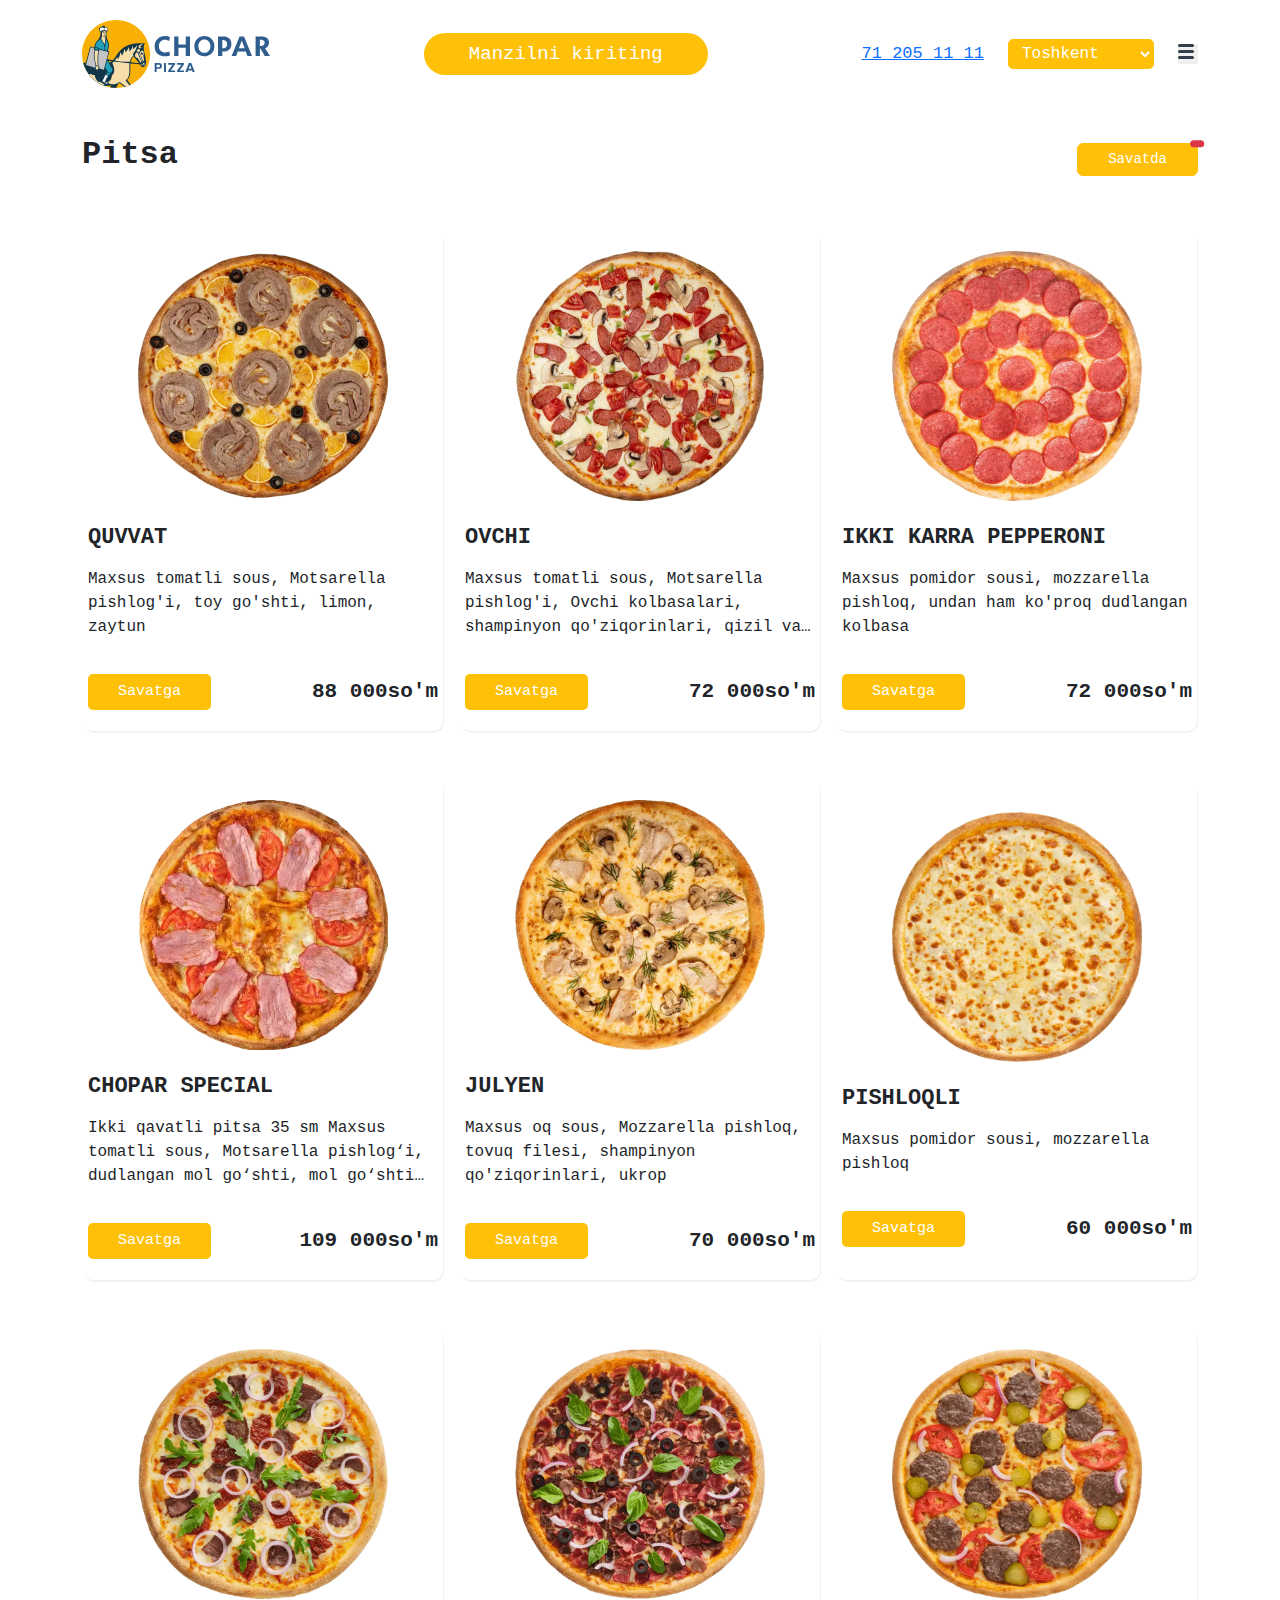
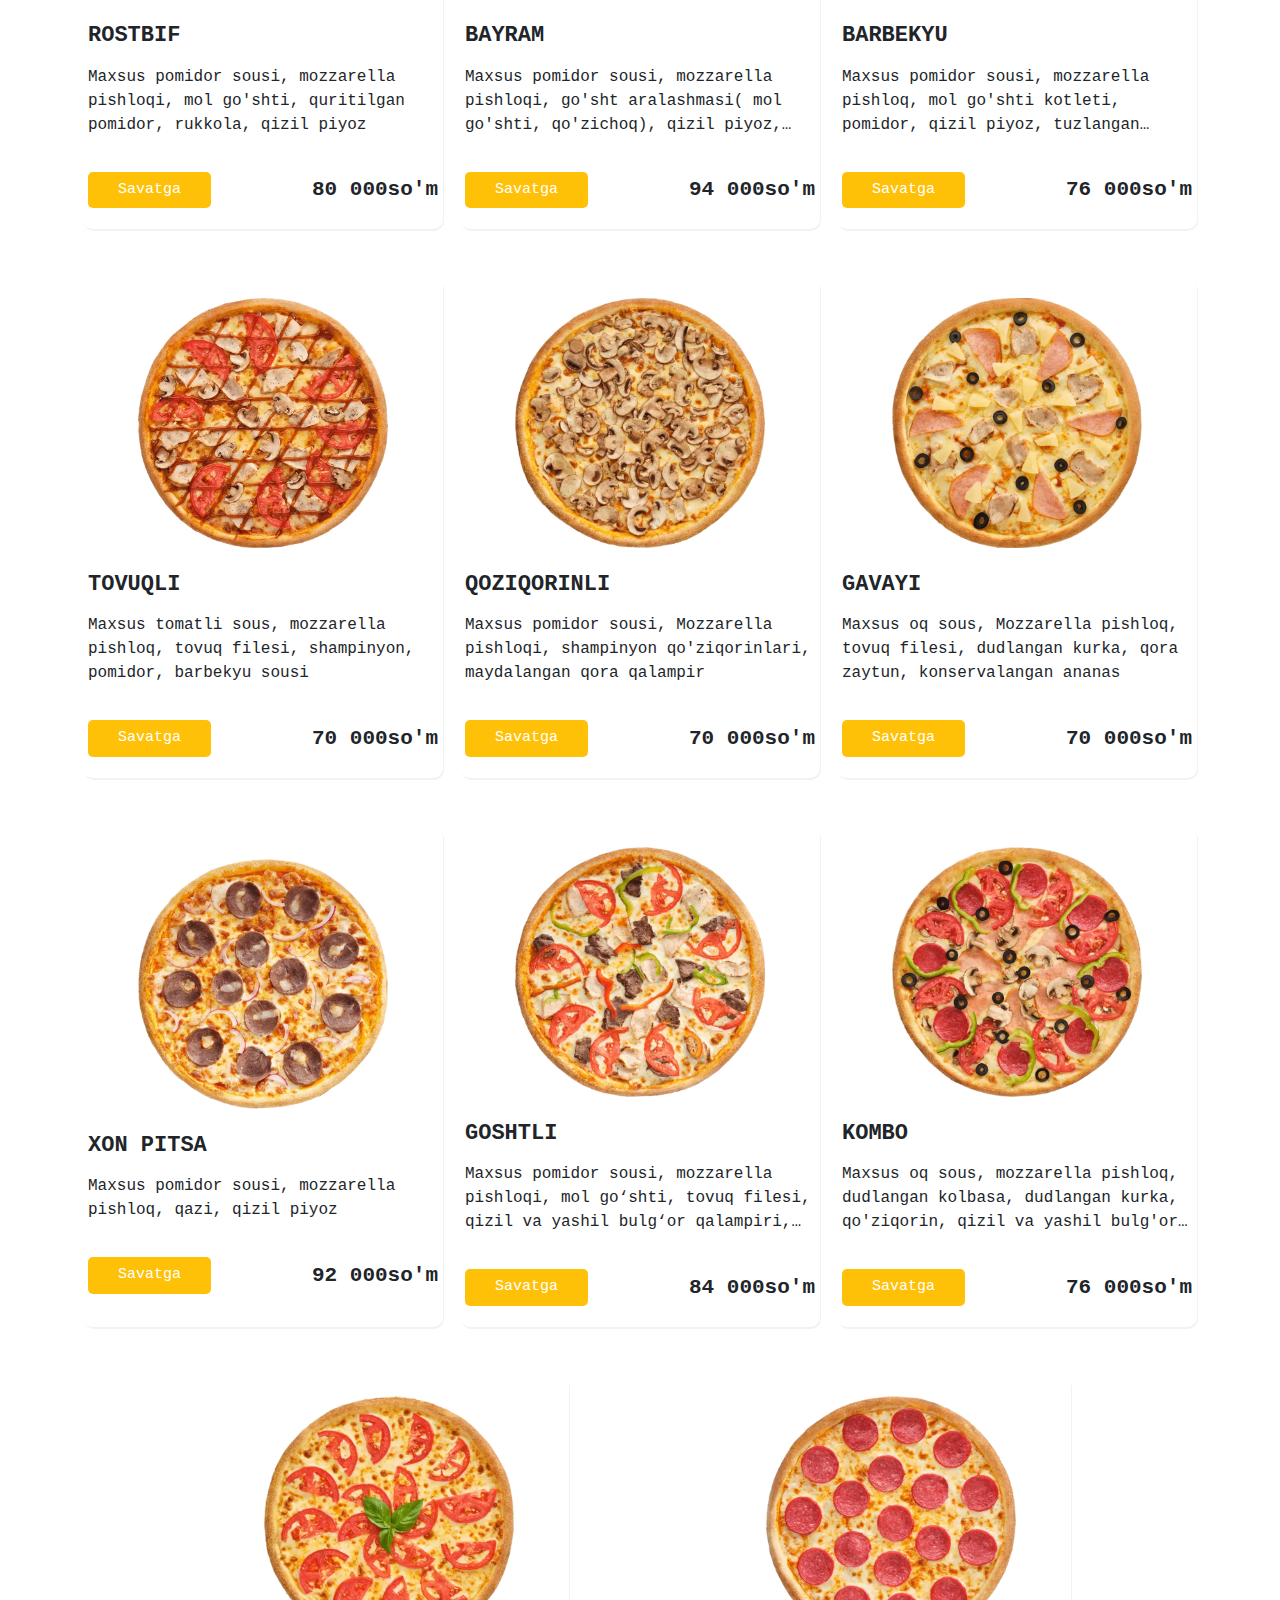
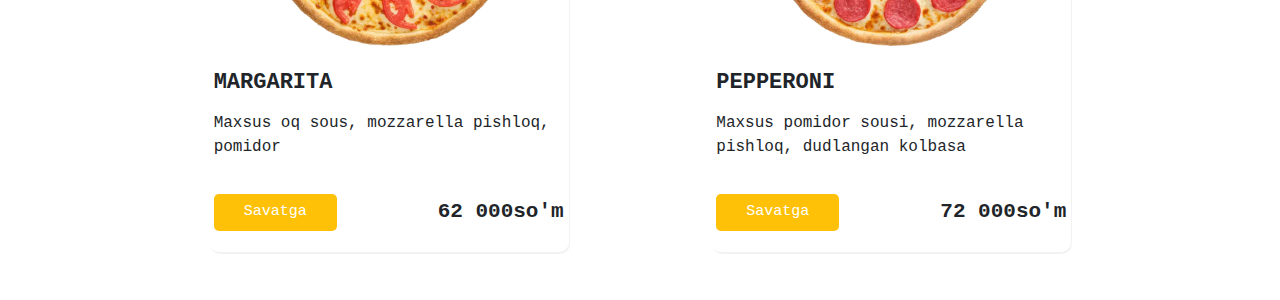
<file: index.html>
<!DOCTYPE html>
<html lang="en">
<head>
    <meta charset="UTF-8">
    <meta http-equiv="X-UA-Compatible" content="IE=edge">
    <meta name="viewport" content="width=device-width, initial-scale=1.0">
    <title>Chopar pizza</title>
    <link rel="stylesheet" href="./css/bootstrap.min.css">
    <link rel="stylesheet" href="./css/main.css">
</head>
<body>
    
    <!--   Header start   -->
    <header class="site-header position-relative">
        <div class="container">
            <div class="site-header__wrapper d-flex align-items-center justify-content-between">
                <a class="logo-link" href="./index.html">
                    <img class="logo-img" src="./images/site-logo.svg"
                    width="150"
                    height="40"
                    alt="site logo">
                </a>
                <button class="site-header__location d-none text-white bg-warning border-0" type="button">
                    Manzilni kiriting
                </button>
                <div class="site-header__inner d-flex align-items-center column-gap-3 column-gap-xl-4">
                    <a class="site-header__tel d-none" href="tel:712051111">
                        71 205 11 11
                    </a>
                    <select class="site-header__select d-none bg-warning text-white border-warning">
                        <option value="Tashkent">
                            Toshkent
                        </option>
                        <option value="Samarqand">
                            Samarqand
                        </option>
                        <option value="Andijon">
                            Andijon
                        </option>
                        <option value="Namangan">
                            Namangan
                        </option>
                        <option value="Qashqadaryo">
                            Qashqadaryo
                        </option>
                    </select>
                    <button class="site-header__menu" type="button"></button>
                </div>
                <nav class="site-header__navigation nav position-absolute z-3 bg-warning shadow">
                    <ul class="nav__list list-unstyled">
                        <li class="nav__items">
                            <a class="nav__link" href="./index.html">
                                Biz haqimizda
                            </a>
                        </li>
                        <li class="nav__items">
                            <a class="nav__link" href="#">
                                Menyu
                            </a>
                        </li>
                        <li class="nav__items">
                            <a class="nav__link" href="#">
                                Filial
                            </a>
                        </li>
                        <li class="nav__items">
                            <a class="nav__link" href="#">
                                Kontaktlar
                            </a>
                        </li>
                        <li class="nav__items">
                            <a class="nav__link" href="#">
                                Aksiyalar
                            </a>
                        </li>
                    </ul>
                </nav>
            </div>
            <!-- <img src="./images/quvvat.webp" alt=""> -->
        </div>
    </header>
    <!--   Header finish  -->
    
    <main class="site-main">
        <!--   Hero start   -->
        <section class="hero mt-5 mb-5">
            <div class="container">
                <div class="hero__mini-wrapperc d-flex justify-content-between align-items-center mb-5">
                    <h1 class="hero__heading mt-0">
                        Pitsa
                    </h1>
                    <button class="hero__bookmark-btn position-relative btn btn-warning text-white" type="button" data-bs-toggle="modal" data-bs-target="#exampleModal">
                        <span class="position-absolute top-0 start-100 translate-middle badge rounded-pill bg-danger badge-element">
                        </span>
                        Savatda
                    </button>
                </div>
                <ul class="hero__list d-flex flex-column row-gap-4 flex-md-row flex-wrap justify-content-evenly row-gap-lg-5 column-gap-md-3"></ul>
                
                <!-- Modal -->
                <div class="modal fade" id="exampleModal" tabindex="-1" aria-labelledby="exampleModalLabel" aria-hidden="true">
                    <div class="modal-dialog">
                        <div class="modal-content">
                            <div class="modal-header">
                                <h1 class="modal-title fs-5" id="exampleModalLabel">Chosen food</h1>
                                <button type="button" class="btn-close" data-bs-dismiss="modal" aria-label="Close"></button>
                            </div>
                            <ol class="modal-body modal-list">
                            </ol>
                            <div class="modal-footer">
                                <button type="button" class="btn btn-secondary" data-bs-dismiss="modal">Yopish</button>
                                <button type="button" class="btn btn-primary finish-order">Buyurtma berish</button>
                            </div>
                        </div>
                        <img src="./images/close--btn.svg" width="50" alt="">
                    </div>
                </div>
            </div>
        </section>
        <!--   Hero finish   -->
    </main>
    
    <!--   Footer start   -->
    <footer class="site-footer">
        <div class="container"></div>
    </footer>
    <!--   Footer finish   -->
    
    <script src="./js/bootstrap.min.js"></script>
    <script src="./js/main.js"></script>
</body>
</html>
</file>
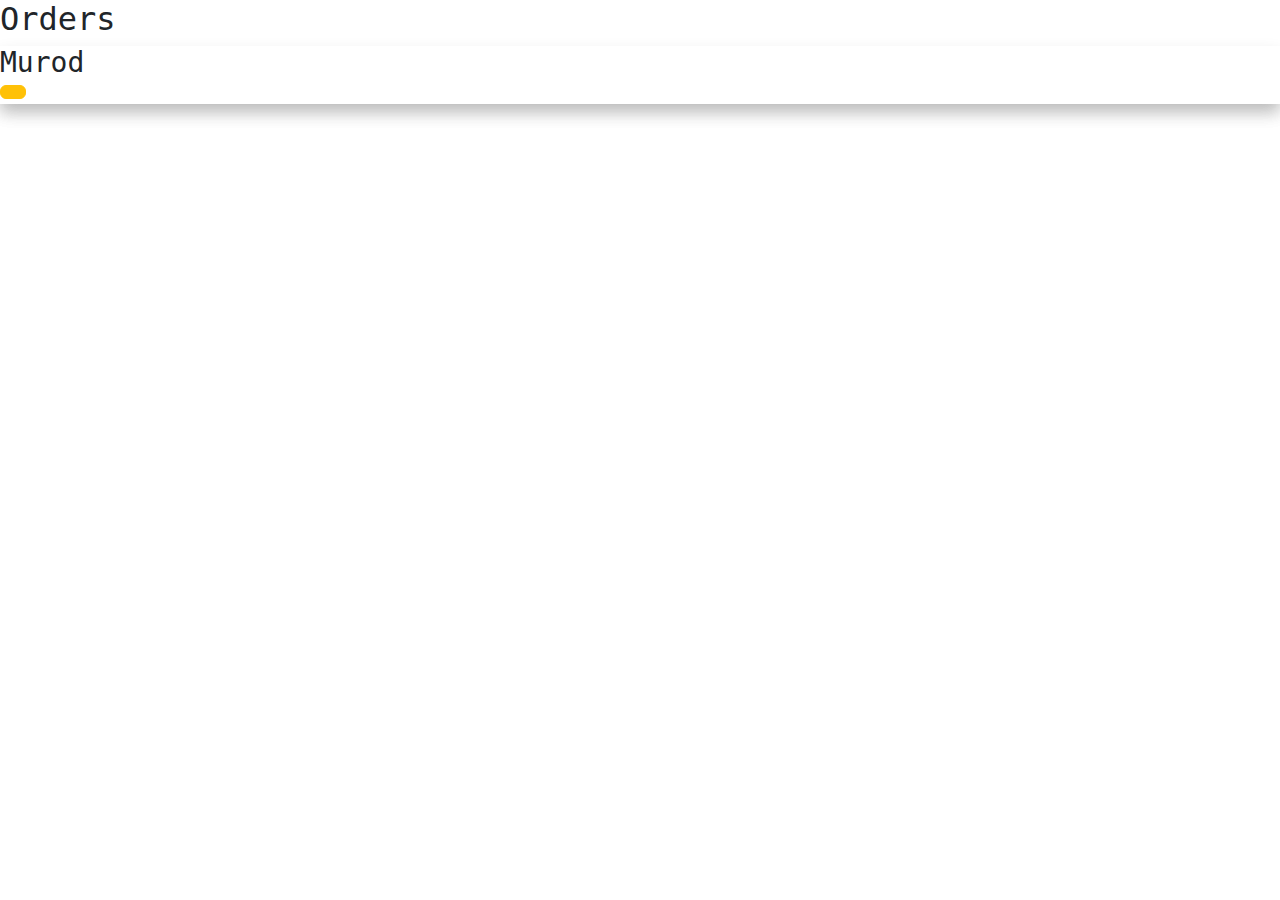
<file: admin.html>
<!DOCTYPE html>
<html lang="en">
<head>
    <meta charset="UTF-8">
    <meta http-equiv="X-UA-Compatible" content="IE=edge">
    <meta name="viewport" content="width=device-width, initial-scale=1.0">
    <title>Admin || Chopar pizza</title>
    <link rel="stylesheet" href="./css/bootstrap.min.css">
    <link rel="stylesheet" href="./css/main.css">
</head>
<body>
    <div class="sidebar shadow">
        <h2>Orders</h2>
        <ul class="admin_list p-0 m-0 list-unstyled">
            <li class="shadow">
                <h3 class="m-0">Murod</h3>
                <button class="btn btn-warning" type="button"></button>
            </li>
        </ul>
    </div>
    
    <script src="./js/admin.js"></script>
</body>
</html>
</file>
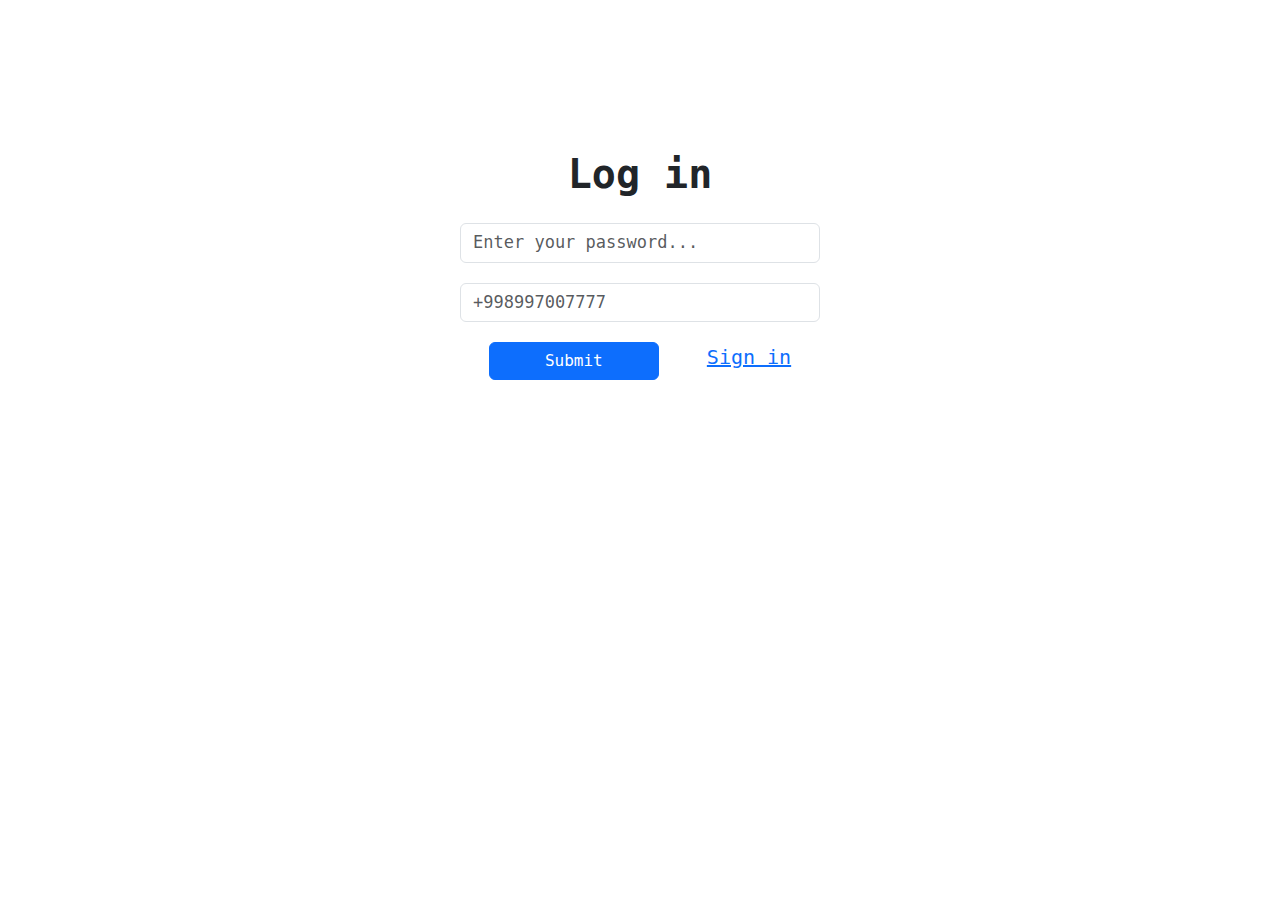
<file: login.html>
<!DOCTYPE html>
<html lang="en">
<head>
    <meta charset="UTF-8">
    <meta http-equiv="X-UA-Compatible" content="IE=edge">
    <meta name="viewport" content="width=device-width, initial-scale=1.0">
    <title>Registration</title>
    <link rel="stylesheet" href="./css/bootstrap.min.css">
    <link rel="stylesheet" href="./css/main.css">
</head>
<body>
    
    <div class="container">
        <div class="main-wrapper">
            <h1 class="heading m-0 fw-bold text-center">
                Log in
            </h1>
            <form class="form form-control d-flex flex-column align-items-center" autocomplete="off">
                <input class="form__user-password form-control" type="password" name="user_password" placeholder="Enter your password..." required>
                <input class="form__user-phone form-control" type="tel" name="user_phone" placeholder="+998997007777" required>
                <div class="form__inner d-flex">
                    <button class="form__btn btn btn-primary" type="submit">
                        Submit
                    </button>
                    <a class="form__link ms-lg-4 ms-xl-5" href="./register.html">
                        Sign in
                    </a>
                </div>
            </form>
        </div>
    </div>

    <script src="./js/login.js"></script>
</body>
</html>
</file>
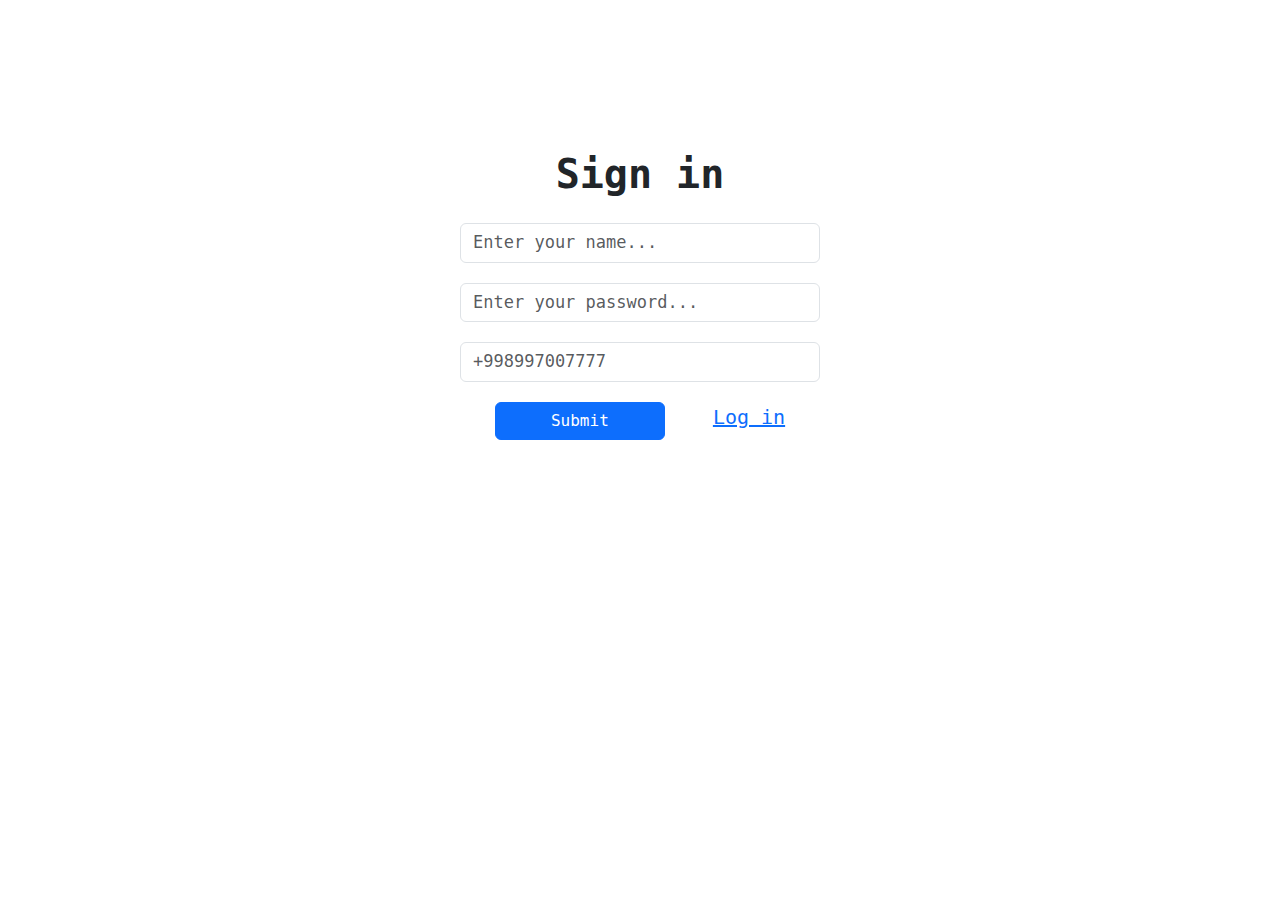
<file: register.html>
<!DOCTYPE html>
<html lang="en">
<head>
    <meta charset="UTF-8">
    <meta http-equiv="X-UA-Compatible" content="IE=edge">
    <meta name="viewport" content="width=device-width, initial-scale=1.0">
    <title>Registration</title>
    <link rel="stylesheet" href="./css/bootstrap.min.css">
    <link rel="stylesheet" href="./css/main.css">
</head>
<body>
    
    <div class="container">
        <div class="main-wrapper">
            <h1 class="heading m-0 fw-bold text-center">
                Sign in
            </h1>
            <form class="form form-control d-flex flex-column align-items-center" autocomplete="off">
                <input class="form__user-input form-control" type="text" name="user_name" placeholder="Enter your name..." required>
                <input class="form__user-password form-control" type="password" name="user_password" placeholder="Enter your password..." required>
                <input class="form__user-phone form-control" type="tel" name="user_phone" placeholder="+998997007777" required>
                <div class="form__inner d-flex">
                    <button class="form__btn btn btn-primary" type="submit">
                        Submit
                    </button>
                    <a class="form__link d-block ms-3 ms-lg-4 ms-xl-5" href="./login.html">
                        Log in
                    </a>
                </div>
            </form>
        </div>
    </div>
    
    <script src="./js/register.js"></script>
</body>
</html>
</file>
<file: css/main.css>
* {
    box-sizing: border-box;
}

html {
    height: 100%;
}

body {
    display: flex;
    flex-direction: column;
    height: 100%;
    margin: 0;
    padding: 0;
    font-family: monospace;
}

img {
    display: block;
    height: auto;
}

.site-main {
    flex-grow: 1;
}

.site-header {
    padding-top: 20px;
}

.site-header__menu {
    width: 18px;
    height: 18px;
    background-image: url("/images/menu.svg");
    background-repeat: no-repeat;
    background-color: none;
    border: none;
}

.nav {
    display: none;
    top: 80px;
    /* left: 70px; */
    max-width: 250px;
    width: 100%;
    border-radius: 10px;
    transform: translateX(55px);
}

.nav__list {
    display: flex;
    flex-direction: column;
    align-items: center;
    row-gap: 7px;
    margin: 0;
    padding: 25px 0px 25px 0px;
}

.nav__link {
    font-size: 17px;
    line-height: 18px;
    font-weight: 600;
    color: #fff;
}

.hero__list {
    margin: 0;
    padding-left: 0;
    list-style-type: none;
}

.hero__items {
    display: flex;
    flex-direction: column;
    justify-content: center;
    max-width: 350px;
    width: 100%;
    margin: 0 auto;
    padding: 5px;
    box-shadow: 1px 2px 0 rgba(0,0,0,0.05);
    border-radius: 10px;
}

.hero__heading {
    font-size: 25px;
    font-weight: 700;
}

.hero__bookmark-btn {
    padding: 3px 15px !important;
    font-size: 14px;
}

.hero__img {
    width: 200px;
    height: 200px;
    margin: 0 auto;
}

.hero__title {
    margin-top: 0;
    margin-bottom: 15px;
    font-size: 22px;
    font-weight: bold;
}

.hero__textbox {
    max-width: 320px;
    width: 100%;
    margin: 0 auto;
}

.hero__text {
    display: -webkit-box;
    -webkit-line-clamp: 3;
    -webkit-box-orient: vertical;
    overflow: hidden;
    margin-top: 0;
    margin-bottom: 10px;
    font-size: 15px;
}

.hero__btn {
    padding: 5px 20px;
    font-size: 12px;
    color: #fff;
    border-radius: 5px;
}

.hero__price {
    font-size: 21px;
    line-height: 20px;
}

.modal-content {
    max-width: 320px;
    width: 100%;
    margin: 0 auto;
}

.modal-title {
    font-size: 20px;
}

.modal-list {
    list-style-type: decimal;
}

.pizza-name {
    margin: 0;
    font-size: 16px;
}

.pizza-price {
    margin: 0;
    font-size: 15px;
    font-weight: bold;
}

.visually-hidden {
    position: absolute;
    width: 1px;
    height: 1px;
    margin: -1px;
    padding: 0;
    clip: rect(0 0 0 0);
    clip-path: inset(100%);
    overflow: hidden;
}







.main-wrapper {
    margin: 100px 0;
}

.heading {
    font-size: 27px;
}

.form {
    padding: 25px 5px !important;
    border: none;
}


input {
    width: 240px !important;
    margin-bottom: 15px;
    padding: 5px 15px;
    font-size: 14px !important;
    /* border: none; */
    border-radius: 5px;
}

.form__btn {
    width: 120px !important;
    padding: 5px;
    font-size: 14px;
}

.form__link {
    font-size: 15px;
    font-weight: 500;
}

@media only screen and (min-width: 400px) {
    .nav {
        transform: translateX(70px);
    }
}


@media only screen and (min-width: 450px) {
    .nav {
        transform: translateX(96px);
    }
}


@media only screen and (min-width: 600px) {
    .nav {
        max-width: 350px;
        width: 100%;
        transform: translateX(100px);
    }

    .nav__link {
        font-size: 19px;
    }
}

@media only screen and (min-width: 500px) {
    .site-header__location {
        display: block !important;
        padding: 5px 15px;
        border-radius: 6px;
    }
}

@media only screen and (min-width: 568px) {
    .site-header__tel {
        display: block !important;
        font-size: 15px;
    }

    .hero__heading {
        font-size: 27px;
    }

    input {
        width: 300px !important;
        padding: 7px 17px;
        font-size: 15px !important;
    }

    .form__link {
        font-size: 16px;
    }
}

@media only screen and (min-width: 768px) {
    .site-header__location {
        padding: 6px 20px;
    }

    .site-header__select {
        display: block !important;
        padding: 3px 7px;
        font-size: 14px;
        border-radius: 5px;
    }

    .nav {
        transform: translate(180px);
    }

    .hero__items {
        max-width: 340px;
        width: 100%;
        margin: 0;
    }

    .hero__heading {
        font-size: 28px;
    }

    .modal-content {
        max-width: 390px;
        width: 100%;
    }

    .pizza-name {
        font-size: 17px;
    }

    .pizza-price {
        font-size: 16px;
    }

    .heading {
        font-size: 32px;
    }
    
    input {
        width: 330px !important;
        padding: 7px 17px;
        font-size: 16px !important;
    }

    .form__btn {
        font-size: 15px;
    }

    .form__link {
        font-size: 17px;
    }
}

@media only screen and (min-width: 900px) {
    .hero__items {
        max-width: 340px;
        width: 100%;
    }
}


@media only screen and (min-width: 992px) {
    .logo-img {
        width: 188px;
        height: 68px;
    }

    .site-header__menu {
        width: 20px;
        height: 20px;
    }

    .site-header__location {
        padding: 7px 45px;
        font-size: 19px;
        border-radius: 50px;
    }

    .site-header__tel {
        font-size: 17px;
    }

    .site-header__select {
        padding: 4px 9px;
        font-size: 16px;
    }

    .nav {
        max-width: 380px;
        width: 100%;
        transform: translateX(300px);
    }

    .hero__items {
        max-width: 300px;
        width: 100%;
    }

    .hero__textbox {
        max-width: 300px;
        width: 100%;
    }

    .hero__heading {
        font-size: 32px;
    }

    .hero__bookmark-btn {
        padding: 5px 30px !important;
    }

    .hero__textbox {
        margin-bottom: 25px;
    }

    .hero__text {
        font-size: 16px;
    }

    .hero__btn {
        padding: 7px 30px;
        font-size: 15px;
    }

    .modal-content {
        max-width: 460px;
        width: 100%;
    }

    .pizza-name {
        font-size: 20px;
        line-height: 22px;
    }

    .pizza-price {
        font-size: 18px;
        line-height: 20px;
    }

    .main-wrapper {
        margin: 150px 0;
    }

    .heading {
        font-size: 40px;
    }

    input {
        width: 360px !important;
        margin-bottom: 20px;
        padding: 24px 20px;
        font-size: 17px !important;
    }

    .form__btn {
        width: 170px !important;
        padding: 6px 10px;
        font-size: 16px;
    }

    .form__link {
        font-size: 20px;
    }
}

@media only screen and (min-width: 1200px) {
    .nav {
        /* margin-bottom: 100px; */
        padding: 30px 0;
        transform: translate(360px);
    }

    .nav__list {
        row-gap: 12px;
    }

    .hero__items {
        max-width: 360px;
        width: 100%;
    }
  
    .hero__img {
        width: 250px;
        height: 250px;
        transition: transform 0.5s ease;
    }
    
    .hero__img:hover {
        transform: scale(1.2);
    }

    .hero__textbox {
        max-width: 380px;
        width: 100%;
    }
}
</file>
